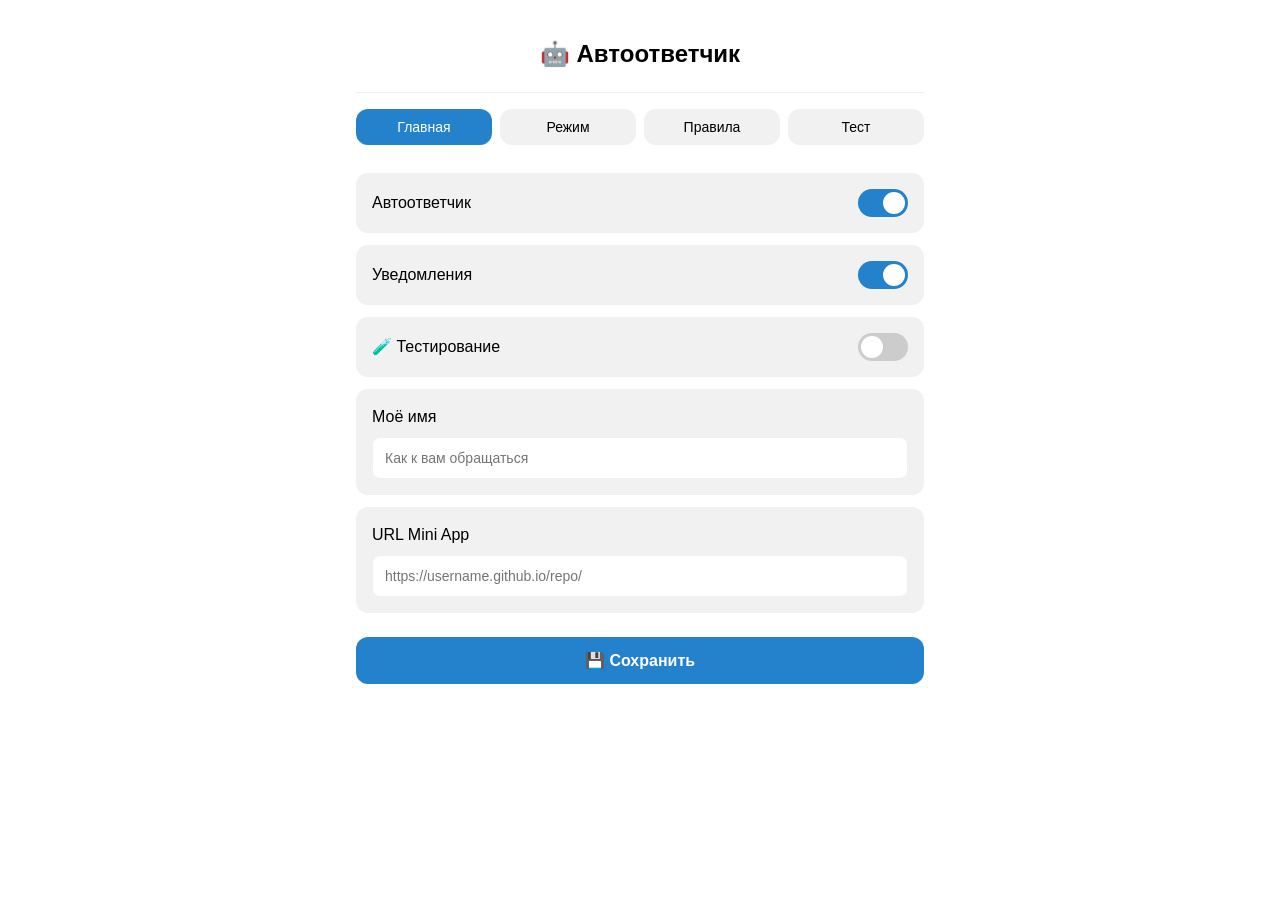
<file: index.html>
<!DOCTYPE html>
<html lang="ru">
<head>
    <meta charset="UTF-8">
    <meta name="viewport" content="width=device-width, initial-scale=1.0, maximum-scale=1.0, user-scalable=no">
    <title>Настройки автоответчика</title>
    <link rel="stylesheet" href="style.css">
    <style>
        .chat-container { display: flex; flex-direction: column; height: calc(100vh - 160px); }
        .chat-messages { flex: 1; overflow-y: auto; padding: 12px; display: flex; flex-direction: column; gap: 8px; }
        .chat-msg { max-width: 80%; padding: 10px 14px; border-radius: 16px; font-size: 14px; line-height: 1.4; word-wrap: break-word; }
        .chat-msg.user { align-self: flex-end; background: var(--button-color); color: var(--button-text-color); border-bottom-right-radius: 4px; }
        .chat-msg.bot { align-self: flex-start; background: var(--secondary-bg-color); color: var(--text-color); border-bottom-left-radius: 4px; }
        .chat-input-row { display: flex; gap: 8px; padding: 8px 12px; border-top: 1px solid var(--secondary-bg-color); }
        .chat-input-row input { flex: 1; padding: 10px 14px; border: 1px solid var(--secondary-bg-color); border-radius: 20px; font-size: 14px; background: var(--bg-color); color: var(--text-color); }
        .chat-input-row button { padding: 10px 16px; border: none; border-radius: 20px; background: var(--button-color); color: var(--button-text-color); font-size: 14px; font-weight: 600; cursor: pointer; }
    </style>
</head>
<body>
    <div class="container">
        <header class="header">
            <h1>🤖 Автоответчик</h1>
        </header>

        <nav class="tabs">
            <button class="tab active" data-tab="home">Главная</button>
            <button class="tab" data-tab="mode">Режим</button>
            <button class="tab" data-tab="rules">Правила</button>
            <button class="tab" data-tab="test">Тест</button>
        </nav>

        <main class="content">
            <section id="home" class="tab-content active">
                <div class="setting-item">
                    <label>Автоответчик</label>
                    <label class="switch">
                        <input type="checkbox" id="enabled" checked>
                        <span class="slider"></span>
                    </label>
                </div>
                <div class="setting-item">
                    <label>Уведомления</label>
                    <label class="switch">
                        <input type="checkbox" id="notifications" checked>
                        <span class="slider"></span>
                    </label>
                </div>
                <div class="setting-item">
                    <label>🧪 Тестирование</label>
                    <label class="switch">
                        <input type="checkbox" id="test_mode">
                        <span class="slider"></span>
                    </label>
                </div>
                <div class="setting-item vertical">
                    <label>Моё имя</label>
                    <input type="text" id="owner_name" placeholder="Как к вам обращаться">
                </div>
                <div class="setting-item vertical">
                    <label>URL Mini App</label>
                    <input type="text" id="webapp_url" placeholder="https://username.github.io/repo/">
                </div>
                <button class="btn primary" onclick="saveSettings()">💾 Сохранить</button>
            </section>

            <section id="mode" class="tab-content">
                <div class="radio-group">
                    <label class="radio-item"><input type="radio" name="reply_mode" value="all" checked><span>Всем подряд</span></label>
                    <label class="radio-item"><input type="radio" name="reply_mode" value="strangers"><span>Только незнакомцам</span></label>
                    <label class="radio-item"><input type="radio" name="reply_mode" value="whitelist"><span>Белый список</span></label>
                    <label class="radio-item"><input type="radio" name="reply_mode" value="blacklist"><span>Чёрный список</span></label>
                </div>
                <div id="list-input" class="setting-item vertical" style="display: none;">
                    <label>Список (через запятую)</label>
                    <textarea id="user_list" placeholder="@username1, @username2, или ID"></textarea>
                </div>
                <button class="btn primary" onclick="saveSettings()">💾 Сохранить</button>
            </section>

            <section id="rules" class="tab-content">
                <div id="rules-list" class="rules-list"></div>
                <div class="add-rule-form">
                    <h3>Добавить правило</h3>
                    <input type="text" id="new_phrase" placeholder="Фраза (триггер)">
                    <textarea id="new_answer" placeholder="Ответ бота"></textarea>
                    <div class="match-type-selector">
                        <label class="radio-item"><input type="radio" name="match_type" value="exact" checked><span>Точное</span></label>
                        <label class="radio-item"><input type="radio" name="match_type" value="partial"><span>Частичное</span></label>
                    </div>
                    <button class="btn primary" onclick="addRule()">➕ Добавить</button>
                </div>
            </section>

            <section id="test" class="tab-content">
                <div class="chat-container">
                    <div class="chat-messages" id="chat-messages">
                        <div class="chat-msg bot">Привет! Я автоответчик. Напишите мне что-нибудь для теста.</div>
                    </div>
                    <div class="chat-input-row">
                        <input type="text" id="chat-input" placeholder="Напишите сообщение..." onkeydown="if(event.key==='Enter')sendTestMsg()">
                        <button onclick="sendTestMsg()">→</button>
                    </div>
                </div>
            </section>
        </main>

        <div id="toast" class="toast"></div>
    </div>

    <script src="https://telegram.org/js/telegram-web-app.js"></script>
    <script src="script.js"></script>
</body>
</html>
</file>
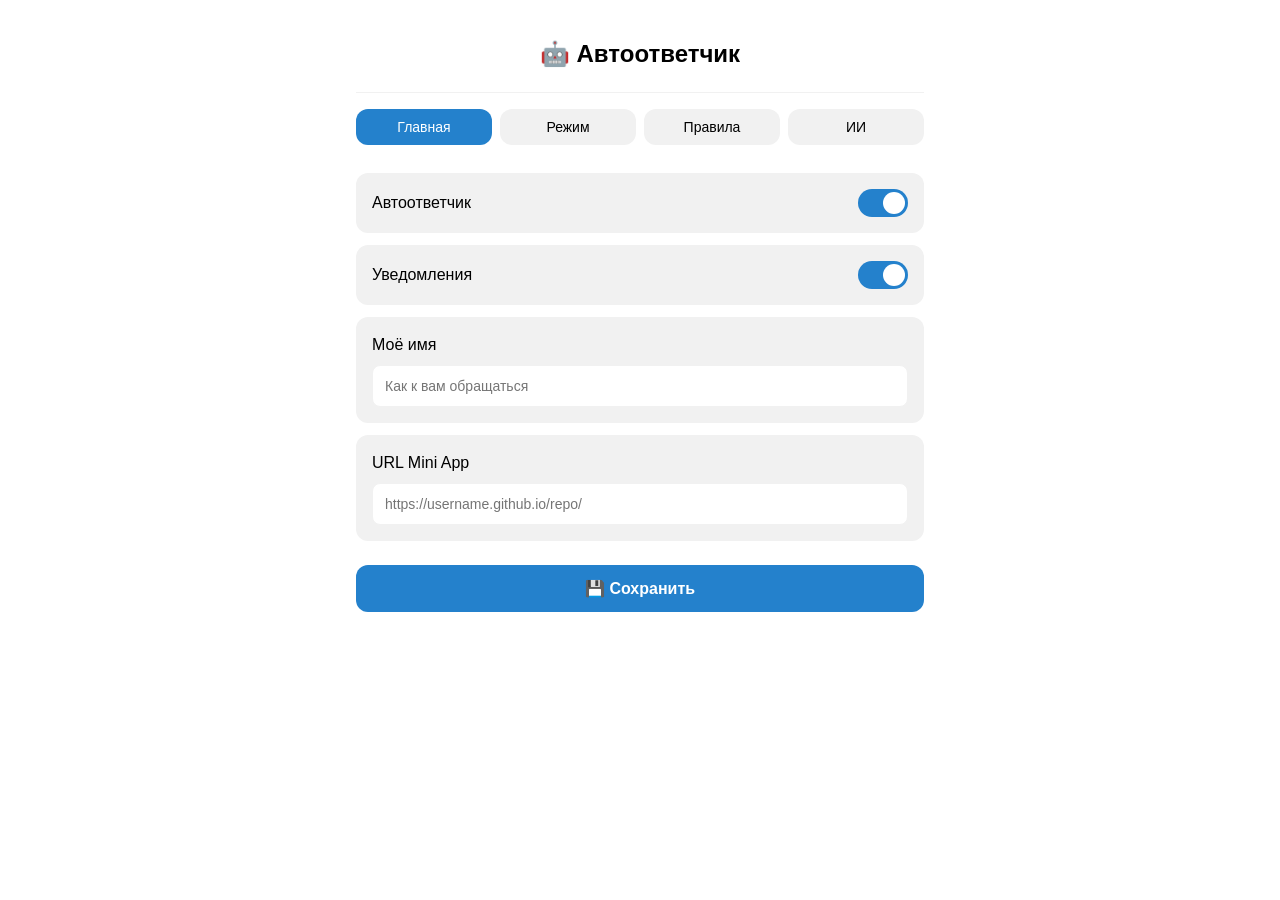
<file: miniapp/index.html>
<!DOCTYPE html>
<html lang="ru">
<head>
    <meta charset="UTF-8">
    <meta name="viewport" content="width=device-width, initial-scale=1.0, maximum-scale=1.0, user-scalable=no">
    <title>Настройки автоответчика</title>
    <link rel="stylesheet" href="style.css">
</head>
<body>
    <div class="container">
        <header class="header">
            <h1>🤖 Автоответчик</h1>
        </header>

        <nav class="tabs">
            <button class="tab active" data-tab="home">Главная</button>
            <button class="tab" data-tab="mode">Режим</button>
            <button class="tab" data-tab="rules">Правила</button>
            <button class="tab" data-tab="ai">ИИ</button>
        </nav>

        <main class="content">
            <!-- Главная -->
            <section id="home" class="tab-content active">
                <div class="setting-item">
                    <label>Автоответчик</label>
                    <label class="switch">
                        <input type="checkbox" id="enabled" checked>
                        <span class="slider"></span>
                    </label>
                </div>

                <div class="setting-item">
                    <label>Уведомления</label>
                    <label class="switch">
                        <input type="checkbox" id="notifications" checked>
                        <span class="slider"></span>
                    </label>
                </div>

                <div class="setting-item vertical">
                    <label>Моё имя</label>
                    <input type="text" id="owner_name" placeholder="Как к вам обращаться">
                </div>

                <div class="setting-item vertical">
                    <label>URL Mini App</label>
                    <input type="text" id="webapp_url" placeholder="https://username.github.io/repo/">
                </div>

                <button class="btn primary" onclick="saveSettings()">💾 Сохранить</button>
            </section>

            <!-- Режим ответа -->
            <section id="mode" class="tab-content">
                <div class="radio-group">
                    <label class="radio-item">
                        <input type="radio" name="reply_mode" value="all" checked>
                        <span>Всем подряд</span>
                    </label>
                    <label class="radio-item">
                        <input type="radio" name="reply_mode" value="strangers">
                        <span>Только незнакомцам</span>
                    </label>
                    <label class="radio-item">
                        <input type="radio" name="reply_mode" value="whitelist">
                        <span>Белый список</span>
                    </label>
                    <label class="radio-item">
                        <input type="radio" name="reply_mode" value="blacklist">
                        <span>Чёрный список</span>
                    </label>
                </div>

                <div id="list-input" class="setting-item vertical" style="display: none;">
                    <label>Список (через запятую)</label>
                    <textarea id="user_list" placeholder="@username1, @username2, или ID"></textarea>
                </div>

                <button class="btn primary" onclick="saveSettings()">💾 Сохранить</button>
            </section>

            <!-- Правила -->
            <section id="rules" class="tab-content">
                <div id="rules-list" class="rules-list"></div>

                <div class="add-rule-form">
                    <h3>Добавить правило</h3>
                    <input type="text" id="new_phrase" placeholder="Фраза (триггер)">
                    <textarea id="new_answer" placeholder="Ответ бота"></textarea>
                    <div class="match-type-selector">
                        <label class="radio-item">
                            <input type="radio" name="match_type" value="exact" checked>
                            <span>Точное совпадение</span>
                        </label>
                        <label class="radio-item">
                            <input type="radio" name="match_type" value="partial">
                            <span>Частичное совпадение</span>
                        </label>
                    </div>
                    <button class="btn primary" onclick="addRule()">➕ Добавить</button>
                </div>
            </section>

            <!-- Настройки ИИ -->
            <section id="ai" class="tab-content">
                <div class="setting-item vertical">
                    <label>Промпт для ИИ</label>
                    <textarea id="ai_prompt" rows="6" placeholder="Опишите, как должен отвечать бот..."></textarea>
                </div>

                <button class="btn secondary" onclick="testAI()">🧪 Тест ИИ</button>
                <button class="btn primary" onclick="saveSettings()">💾 Сохранить</button>

                <div id="ai-test-result" class="test-result" style="display: none;"></div>
            </section>
        </main>

        <div id="toast" class="toast"></div>
    </div>

    <script src="https://telegram.org/js/telegram-web-app.js"></script>
    <script src="script.js"></script>
</body>
</html>
</file>
<file: style.css>
* {
    margin: 0;
    padding: 0;
    box-sizing: border-box;
}

:root {
    --bg-color: var(--tg-theme-bg-color, #ffffff);
    --text-color: var(--tg-theme-text-color, #000000);
    --hint-color: var(--tg-theme-hint-color, #999999);
    --link-color: var(--tg-theme-link-color, #2481cc);
    --button-color: var(--tg-theme-button-color, #2481cc);
    --button-text-color: var(--tg-theme-button-text-color, #ffffff);
    --secondary-bg-color: var(--tg-theme-secondary-bg-color, #f1f1f1);
}

body {
    font-family: -apple-system, BlinkMacSystemFont, 'Segoe UI', Roboto, 'Helvetica Neue', Arial, sans-serif;
    background-color: var(--bg-color);
    color: var(--text-color);
    line-height: 1.5;
}

.container {
    max-width: 600px;
    margin: 0 auto;
    padding: 16px;
    min-height: 100vh;
}

.header {
    text-align: center;
    padding: 20px 0;
    border-bottom: 1px solid var(--secondary-bg-color);
    margin-bottom: 16px;
}

.header h1 {
    font-size: 24px;
    font-weight: 600;
}

.tabs {
    display: flex;
    gap: 8px;
    margin-bottom: 20px;
    overflow-x: auto;
    padding-bottom: 8px;
}

.tab {
    flex: 1;
    min-width: 80px;
    padding: 10px 16px;
    border: none;
    border-radius: 12px;
    background-color: var(--secondary-bg-color);
    color: var(--text-color);
    font-size: 14px;
    font-weight: 500;
    cursor: pointer;
    transition: all 0.2s;
}

.tab.active {
    background-color: var(--button-color);
    color: var(--button-text-color);
}

.tab-content {
    display: none;
}

.tab-content.active {
    display: block;
}

.setting-item {
    display: flex;
    justify-content: space-between;
    align-items: center;
    padding: 16px;
    background-color: var(--secondary-bg-color);
    border-radius: 12px;
    margin-bottom: 12px;
}

.setting-item.vertical {
    flex-direction: column;
    align-items: flex-start;
    gap: 8px;
}

.setting-item label {
    font-weight: 500;
}

.setting-item input[type="text"],
.setting-item textarea {
    width: 100%;
    padding: 12px;
    border: 1px solid var(--secondary-bg-color);
    border-radius: 8px;
    font-size: 14px;
    background-color: var(--bg-color);
    color: var(--text-color);
}

.setting-item textarea {
    resize: vertical;
    min-height: 80px;
}

/* Switch */
.switch {
    position: relative;
    display: inline-block;
    width: 50px;
    height: 28px;
}

.switch input {
    opacity: 0;
    width: 0;
    height: 0;
}

.slider {
    position: absolute;
    cursor: pointer;
    top: 0;
    left: 0;
    right: 0;
    bottom: 0;
    background-color: #ccc;
    transition: 0.3s;
    border-radius: 28px;
}

.slider:before {
    position: absolute;
    content: "";
    height: 22px;
    width: 22px;
    left: 3px;
    bottom: 3px;
    background-color: white;
    transition: 0.3s;
    border-radius: 50%;
}

input:checked + .slider {
    background-color: var(--button-color);
}

input:checked + .slider:before {
    transform: translateX(22px);
}

/* Radio */
.radio-group {
    background-color: var(--secondary-bg-color);
    border-radius: 12px;
    padding: 8px;
    margin-bottom: 16px;
}

.radio-item {
    display: flex;
    align-items: center;
    padding: 12px;
    border-radius: 8px;
    cursor: pointer;
    transition: background-color 0.2s;
}

.radio-item:hover {
    background-color: var(--bg-color);
}

.radio-item input[type="radio"] {
    margin-right: 12px;
    width: 18px;
    height: 18px;
    accent-color: var(--button-color);
}

.radio-item span {
    font-size: 14px;
}

/* Buttons */
.btn {
    width: 100%;
    padding: 14px;
    border: none;
    border-radius: 12px;
    font-size: 16px;
    font-weight: 600;
    cursor: pointer;
    transition: opacity 0.2s;
    margin-top: 12px;
}

.btn:hover {
    opacity: 0.9;
}

.btn.primary {
    background-color: var(--button-color);
    color: var(--button-text-color);
}

.btn.secondary {
    background-color: var(--secondary-bg-color);
    color: var(--text-color);
}

/* Rules */
.rules-list {
    margin-bottom: 20px;
}

.rule-item {
    display: flex;
    justify-content: space-between;
    align-items: center;
    padding: 12px 16px;
    background-color: var(--secondary-bg-color);
    border-radius: 12px;
    margin-bottom: 8px;
}

.rule-item .rule-info {
    flex: 1;
}

.rule-item .rule-phrase {
    font-weight: 600;
    font-size: 14px;
}

.rule-item .rule-answer {
    font-size: 12px;
    color: var(--hint-color);
    margin-top: 4px;
}

.rule-item .rule-type {
    font-size: 11px;
    color: var(--link-color);
    margin-top: 2px;
}

.rule-item .delete-btn {
    background: none;
    border: none;
    font-size: 20px;
    cursor: pointer;
    padding: 4px 8px;
    color: #ff3b30;
}

.add-rule-form {
    background-color: var(--secondary-bg-color);
    border-radius: 12px;
    padding: 16px;
}

.add-rule-form h3 {
    font-size: 16px;
    margin-bottom: 12px;
}

.add-rule-form input,
.add-rule-form textarea {
    width: 100%;
    padding: 12px;
    border: 1px solid var(--bg-color);
    border-radius: 8px;
    font-size: 14px;
    margin-bottom: 12px;
    background-color: var(--bg-color);
    color: var(--text-color);
}

.add-rule-form textarea {
    resize: vertical;
    min-height: 80px;
}

.match-type-selector {
    display: flex;
    gap: 16px;
    margin-bottom: 12px;
}

/* Test result */
.test-result {
    margin-top: 16px;
    padding: 16px;
    background-color: var(--secondary-bg-color);
    border-radius: 12px;
    font-size: 14px;
}

/* Toast */
.toast {
    position: fixed;
    bottom: 20px;
    left: 50%;
    transform: translateX(-50%);
    background-color: #333;
    color: white;
    padding: 12px 24px;
    border-radius: 8px;
    font-size: 14px;
    opacity: 0;
    transition: opacity 0.3s;
    pointer-events: none;
    z-index: 1000;
}

.toast.show {
    opacity: 1;
}

/* Responsive */
@media (max-width: 400px) {
    .tabs {
        gap: 4px;
    }

    .tab {
        min-width: 70px;
        padding: 8px 12px;
        font-size: 12px;
    }
}
</file>
<file: miniapp/style.css>
* {
    margin: 0;
    padding: 0;
    box-sizing: border-box;
}

:root {
    --bg-color: var(--tg-theme-bg-color, #ffffff);
    --text-color: var(--tg-theme-text-color, #000000);
    --hint-color: var(--tg-theme-hint-color, #999999);
    --link-color: var(--tg-theme-link-color, #2481cc);
    --button-color: var(--tg-theme-button-color, #2481cc);
    --button-text-color: var(--tg-theme-button-text-color, #ffffff);
    --secondary-bg-color: var(--tg-theme-secondary-bg-color, #f1f1f1);
}

body {
    font-family: -apple-system, BlinkMacSystemFont, 'Segoe UI', Roboto, 'Helvetica Neue', Arial, sans-serif;
    background-color: var(--bg-color);
    color: var(--text-color);
    line-height: 1.5;
}

.container {
    max-width: 600px;
    margin: 0 auto;
    padding: 16px;
    min-height: 100vh;
}

.header {
    text-align: center;
    padding: 20px 0;
    border-bottom: 1px solid var(--secondary-bg-color);
    margin-bottom: 16px;
}

.header h1 {
    font-size: 24px;
    font-weight: 600;
}

.tabs {
    display: flex;
    gap: 8px;
    margin-bottom: 20px;
    overflow-x: auto;
    padding-bottom: 8px;
}

.tab {
    flex: 1;
    min-width: 80px;
    padding: 10px 16px;
    border: none;
    border-radius: 12px;
    background-color: var(--secondary-bg-color);
    color: var(--text-color);
    font-size: 14px;
    font-weight: 500;
    cursor: pointer;
    transition: all 0.2s;
}

.tab.active {
    background-color: var(--button-color);
    color: var(--button-text-color);
}

.tab-content {
    display: none;
}

.tab-content.active {
    display: block;
}

.setting-item {
    display: flex;
    justify-content: space-between;
    align-items: center;
    padding: 16px;
    background-color: var(--secondary-bg-color);
    border-radius: 12px;
    margin-bottom: 12px;
}

.setting-item.vertical {
    flex-direction: column;
    align-items: flex-start;
    gap: 8px;
}

.setting-item label {
    font-weight: 500;
}

.setting-item input[type="text"],
.setting-item textarea {
    width: 100%;
    padding: 12px;
    border: 1px solid var(--secondary-bg-color);
    border-radius: 8px;
    font-size: 14px;
    background-color: var(--bg-color);
    color: var(--text-color);
}

.setting-item textarea {
    resize: vertical;
    min-height: 80px;
}

/* Switch */
.switch {
    position: relative;
    display: inline-block;
    width: 50px;
    height: 28px;
}

.switch input {
    opacity: 0;
    width: 0;
    height: 0;
}

.slider {
    position: absolute;
    cursor: pointer;
    top: 0;
    left: 0;
    right: 0;
    bottom: 0;
    background-color: #ccc;
    transition: 0.3s;
    border-radius: 28px;
}

.slider:before {
    position: absolute;
    content: "";
    height: 22px;
    width: 22px;
    left: 3px;
    bottom: 3px;
    background-color: white;
    transition: 0.3s;
    border-radius: 50%;
}

input:checked + .slider {
    background-color: var(--button-color);
}

input:checked + .slider:before {
    transform: translateX(22px);
}

/* Radio */
.radio-group {
    background-color: var(--secondary-bg-color);
    border-radius: 12px;
    padding: 8px;
    margin-bottom: 16px;
}

.radio-item {
    display: flex;
    align-items: center;
    padding: 12px;
    border-radius: 8px;
    cursor: pointer;
    transition: background-color 0.2s;
}

.radio-item:hover {
    background-color: var(--bg-color);
}

.radio-item input[type="radio"] {
    margin-right: 12px;
    width: 18px;
    height: 18px;
    accent-color: var(--button-color);
}

.radio-item span {
    font-size: 14px;
}

/* Buttons */
.btn {
    width: 100%;
    padding: 14px;
    border: none;
    border-radius: 12px;
    font-size: 16px;
    font-weight: 600;
    cursor: pointer;
    transition: opacity 0.2s;
    margin-top: 12px;
}

.btn:hover {
    opacity: 0.9;
}

.btn.primary {
    background-color: var(--button-color);
    color: var(--button-text-color);
}

.btn.secondary {
    background-color: var(--secondary-bg-color);
    color: var(--text-color);
}

/* Rules */
.rules-list {
    margin-bottom: 20px;
}

.rule-item {
    display: flex;
    justify-content: space-between;
    align-items: center;
    padding: 12px 16px;
    background-color: var(--secondary-bg-color);
    border-radius: 12px;
    margin-bottom: 8px;
}

.rule-item .rule-info {
    flex: 1;
}

.rule-item .rule-phrase {
    font-weight: 600;
    font-size: 14px;
}

.rule-item .rule-answer {
    font-size: 12px;
    color: var(--hint-color);
    margin-top: 4px;
}

.rule-item .rule-type {
    font-size: 11px;
    color: var(--link-color);
    margin-top: 2px;
}

.rule-item .delete-btn {
    background: none;
    border: none;
    font-size: 20px;
    cursor: pointer;
    padding: 4px 8px;
    color: #ff3b30;
}

.add-rule-form {
    background-color: var(--secondary-bg-color);
    border-radius: 12px;
    padding: 16px;
}

.add-rule-form h3 {
    font-size: 16px;
    margin-bottom: 12px;
}

.add-rule-form input,
.add-rule-form textarea {
    width: 100%;
    padding: 12px;
    border: 1px solid var(--bg-color);
    border-radius: 8px;
    font-size: 14px;
    margin-bottom: 12px;
    background-color: var(--bg-color);
    color: var(--text-color);
}

.add-rule-form textarea {
    resize: vertical;
    min-height: 80px;
}

.match-type-selector {
    display: flex;
    gap: 16px;
    margin-bottom: 12px;
}

/* Test result */
.test-result {
    margin-top: 16px;
    padding: 16px;
    background-color: var(--secondary-bg-color);
    border-radius: 12px;
    font-size: 14px;
}

/* Toast */
.toast {
    position: fixed;
    bottom: 20px;
    left: 50%;
    transform: translateX(-50%);
    background-color: #333;
    color: white;
    padding: 12px 24px;
    border-radius: 8px;
    font-size: 14px;
    opacity: 0;
    transition: opacity 0.3s;
    pointer-events: none;
    z-index: 1000;
}

.toast.show {
    opacity: 1;
}

/* Responsive */
@media (max-width: 400px) {
    .tabs {
        gap: 4px;
    }

    .tab {
        min-width: 70px;
        padding: 8px 12px;
        font-size: 12px;
    }
}
</file>
